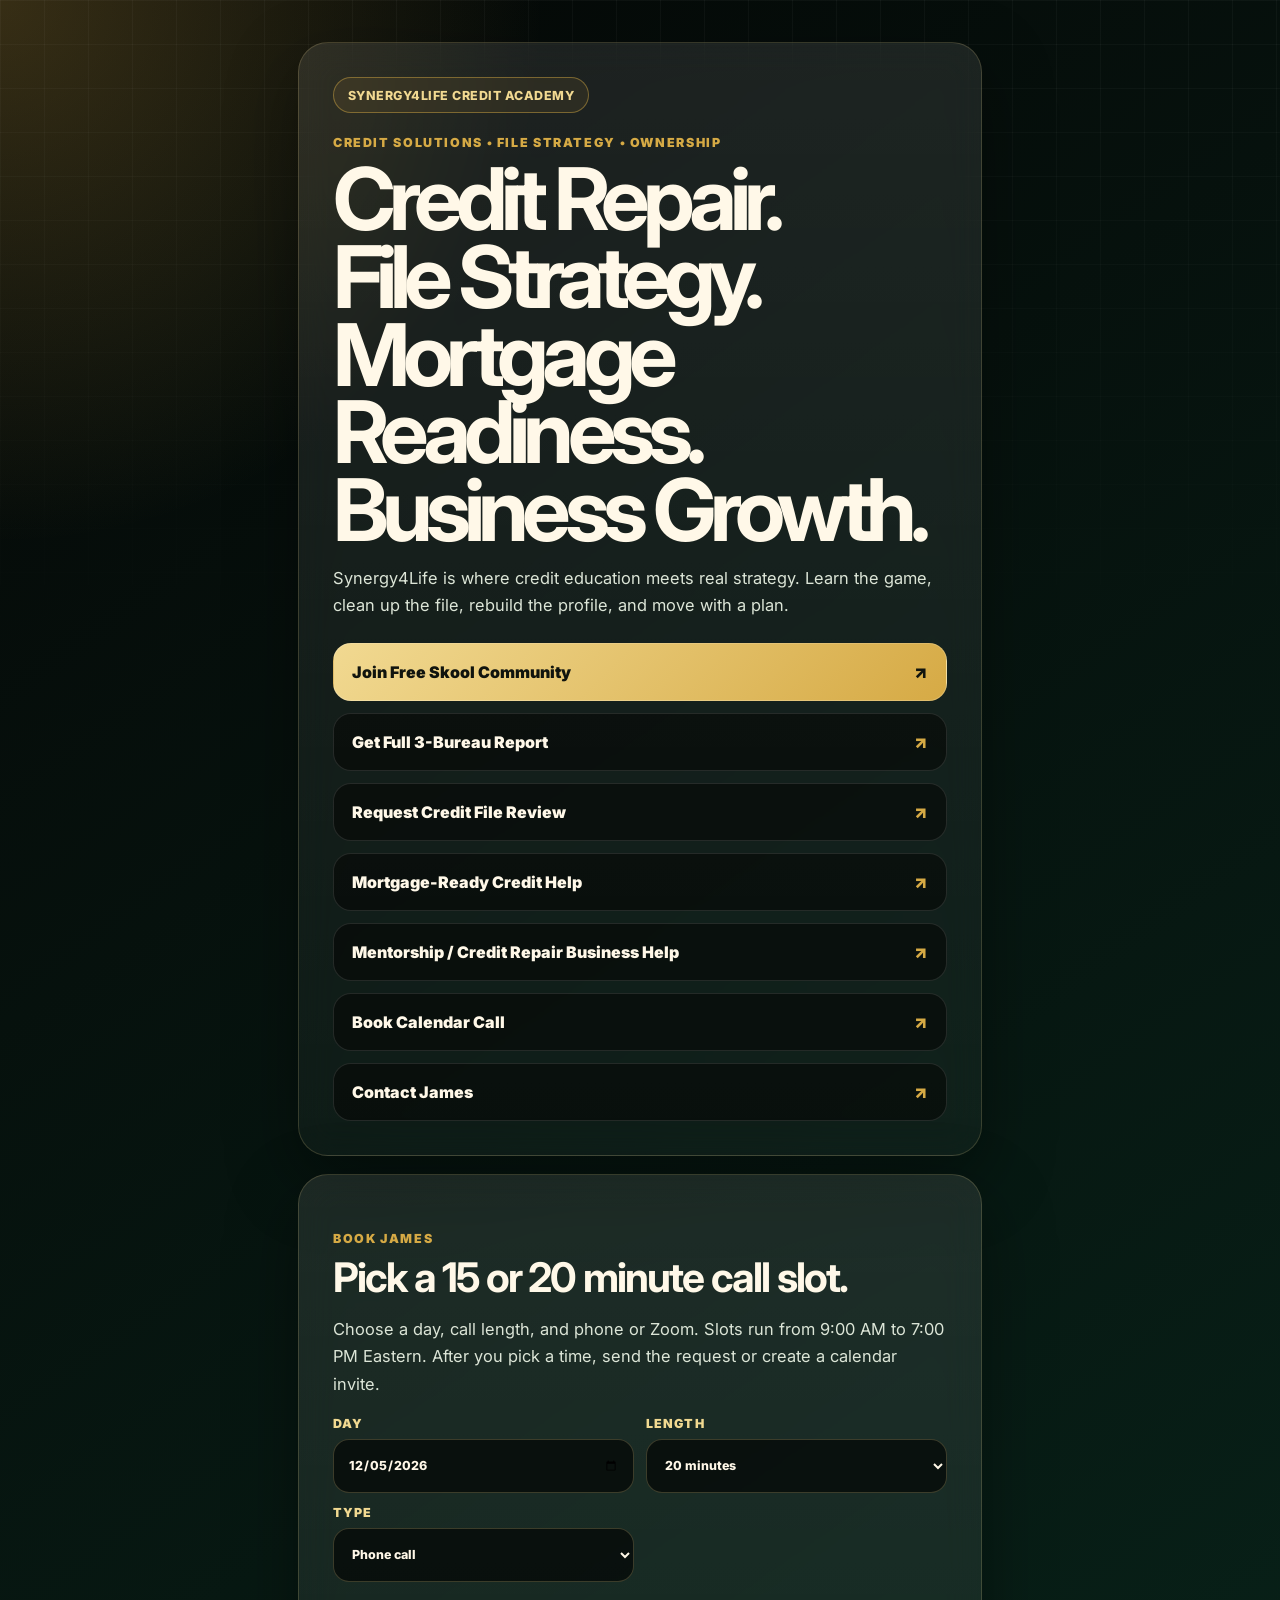
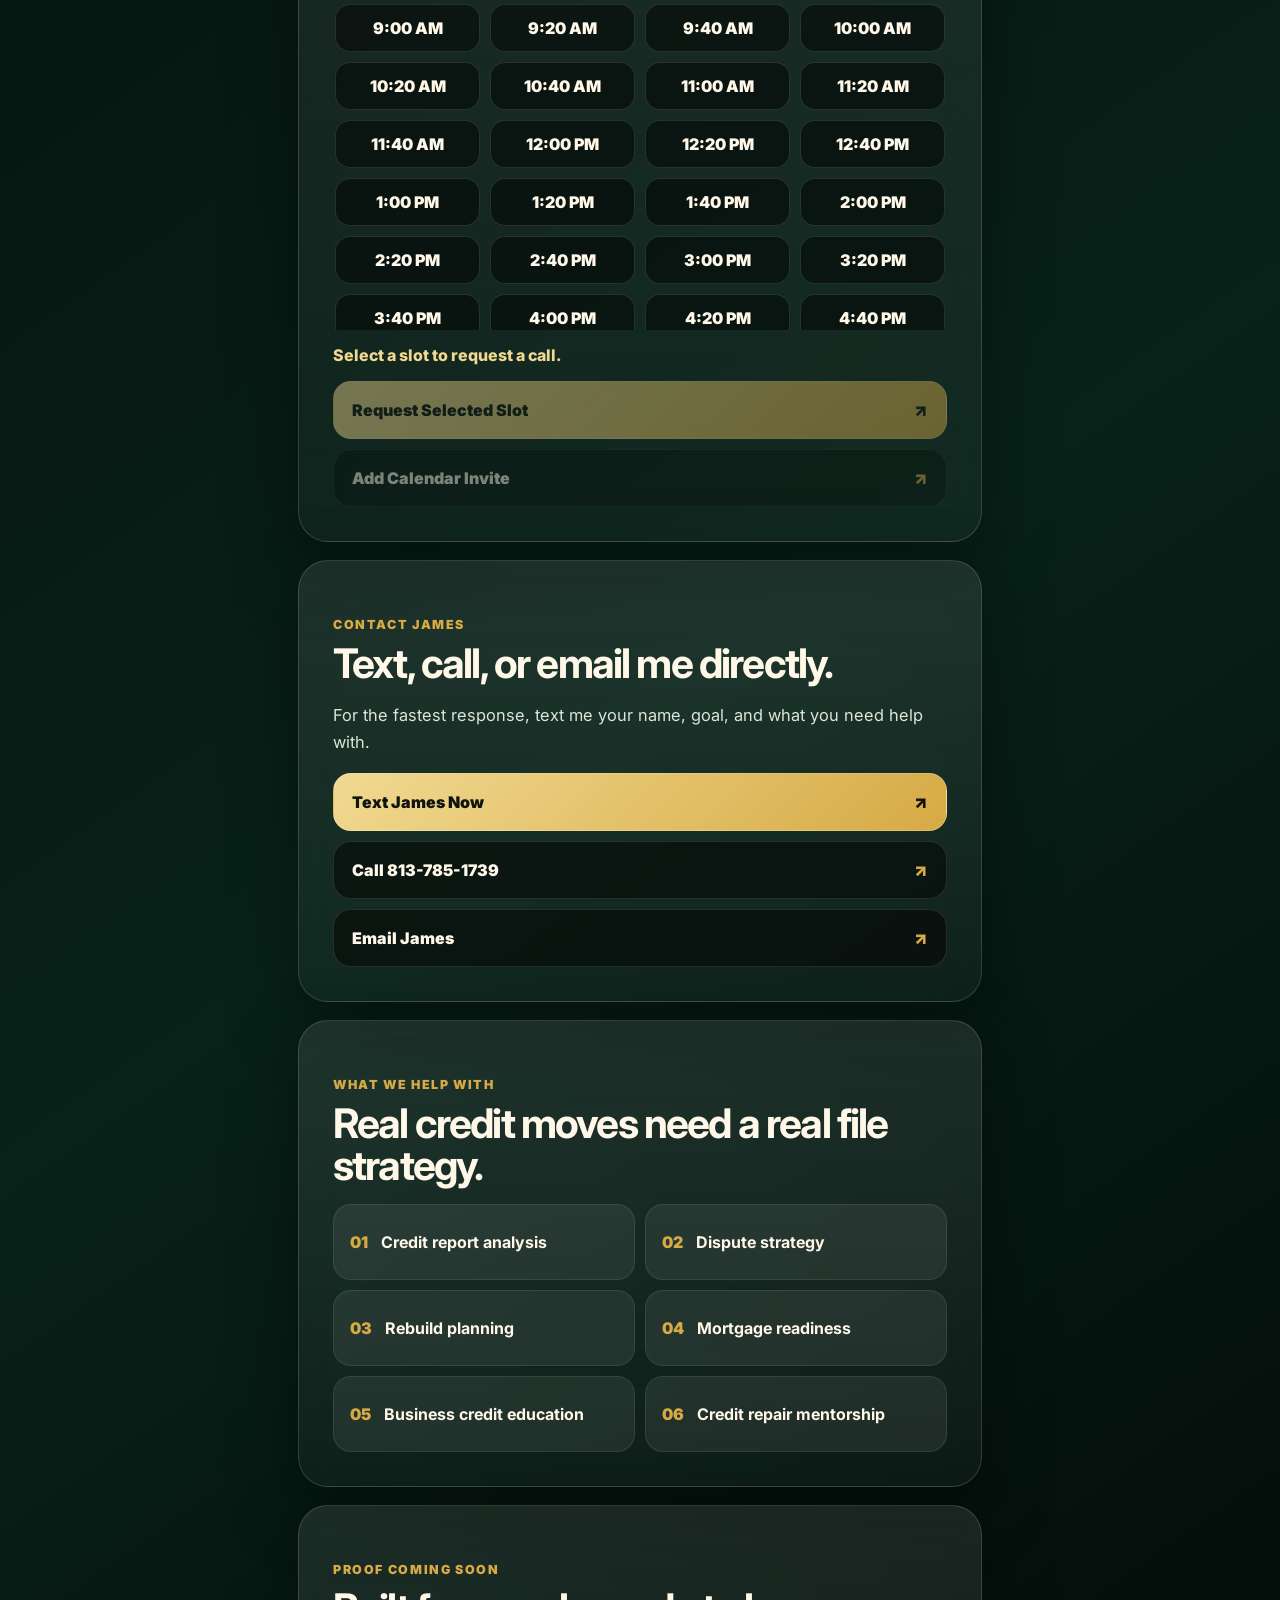
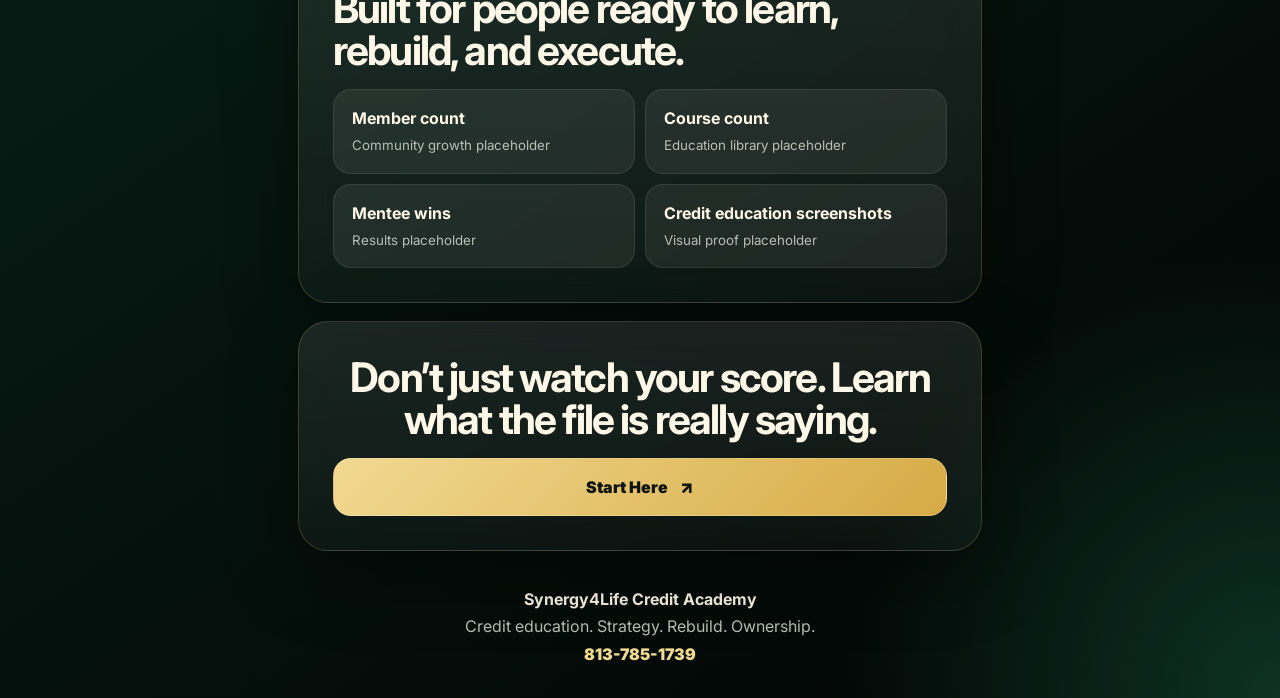
<file: index.html>
<!DOCTYPE html>
<html lang="en">
<head>
  <meta charset="UTF-8">
  <meta name="viewport" content="width=device-width, initial-scale=1.0">
  <meta name="description" content="Synergy4Life Link Hub for credit education, file strategy, mortgage readiness, and business growth resources.">
  <title>Synergy4Life Link Hub</title>
  <link rel="preconnect" href="https://fonts.googleapis.com">
  <link rel="preconnect" href="https://fonts.gstatic.com" crossorigin>
  <link href="https://fonts.googleapis.com/css2?family=Inter:wght@500;600;700;800;900&display=swap" rel="stylesheet">
  <link rel="stylesheet" href="style.css">
</head>
<body>
  <main class="page-shell">
    <section class="hero" aria-labelledby="hero-title">
      <div class="brand-pill">Synergy4Life Credit Academy</div>
      <p class="eyebrow">Credit Solutions • File Strategy • Ownership</p>
      <h1 id="hero-title">Credit Repair. File Strategy. Mortgage Readiness. Business Growth.</h1>
      <p class="subheadline">Synergy4Life is where credit education meets real strategy. Learn the game, clean up the file, rebuild the profile, and move with a plan.</p>

      <nav class="link-stack" aria-label="Synergy4Life quick links">
        <a class="hub-button primary" href="https://synergy4life247-glitch.github.io/synergy4life-skool-invite/">Join Free Skool Community</a>
        <a class="hub-button" href="https://www.identityiq.com/get-all-your-reports-now.aspx?offercode=431133QX" target="_blank" rel="noopener">Get Full 3-Bureau Report</a>
        <a class="hub-button" href="https://synergy4life247-glitch.github.io/synergy4life-credit-review/">Request Credit File Review</a>
        <a class="hub-button" href="https://synergy4life247-glitch.github.io/synergy4life-mortgage-ready/">Mortgage-Ready Credit Help</a>
        <a class="hub-button" href="https://synergy4life247-glitch.github.io/synergy4life-skool-invite/">Mentorship / Credit Repair Business Help</a>
        <a class="hub-button" href="#calendar">Book Calendar Call</a>
        <a class="hub-button" href="#contact">Contact James</a>
      </nav>
    </section>

    <section class="calendar-card" id="calendar" aria-labelledby="calendar-title">
      <p class="section-kicker">Book James</p>
      <h2 id="calendar-title">Pick a 15 or 20 minute call slot.</h2>
      <p class="calendar-copy">Choose a day, call length, and phone or Zoom. Slots run from 9:00 AM to 7:00 PM Eastern. After you pick a time, send the request or create a calendar invite.</p>

      <div class="calendar-controls">
        <label>
          Day
          <input id="booking-date" type="date" aria-label="Choose booking date">
        </label>
        <label>
          Length
          <select id="booking-duration" aria-label="Choose call length">
            <option value="15">15 minutes</option>
            <option value="20" selected>20 minutes</option>
          </select>
        </label>
        <label>
          Type
          <select id="booking-type" aria-label="Choose call type">
            <option value="Phone call">Phone call</option>
            <option value="Zoom call">Zoom call</option>
          </select>
        </label>
      </div>

      <div class="slot-grid" id="slot-grid" aria-label="Available call slots"></div>
      <p class="selected-slot" id="selected-slot">Select a slot to request a call.</p>

      <div class="booking-actions">
        <a class="hub-button primary disabled-link" id="request-slot" href="#" aria-disabled="true">Request Selected Slot</a>
        <a class="hub-button disabled-link" id="calendar-invite" href="#" target="_blank" rel="noopener" aria-disabled="true">Add Calendar Invite</a>
      </div>
    </section>

    <section class="calendar-card" id="contact" aria-labelledby="contact-title">
      <p class="section-kicker">Contact James</p>
      <h2 id="contact-title">Text, call, or email me directly.</h2>
      <p class="calendar-copy">For the fastest response, text me your name, goal, and what you need help with.</p>
      <div class="booking-actions">
        <a class="hub-button primary" href="sms:+18137851739?&body=Hey%20James%2C%20I%20need%20help%20with%20my%20credit.%0A%0AName%3A%0AGoal%3A%0ABest%20time%20to%20reach%20me%3A%0A">Text James Now</a>
        <a class="hub-button" href="tel:+18137851739">Call 813-785-1739</a>
        <a class="hub-button" href="mailto:synergy4life247@gmail.com?subject=Synergy4Life%20Help%20Request&body=Hey%20James%2C%20I%20need%20help.%0A%0AName%3A%0APhone%3A%0AGoal%3A%0AWhat%20I%20need%20help%20with%3A%0A">Email James</a>
      </div>
    </section>

    <section class="section-card" aria-labelledby="help-title">
      <p class="section-kicker">What We Help With</p>
      <h2 id="help-title">Real credit moves need a real file strategy.</h2>
      <div class="help-grid">
        <article class="help-card"><span>01</span><h3>Credit report analysis</h3></article>
        <article class="help-card"><span>02</span><h3>Dispute strategy</h3></article>
        <article class="help-card"><span>03</span><h3>Rebuild planning</h3></article>
        <article class="help-card"><span>04</span><h3>Mortgage readiness</h3></article>
        <article class="help-card"><span>05</span><h3>Business credit education</h3></article>
        <article class="help-card"><span>06</span><h3>Credit repair mentorship</h3></article>
      </div>
    </section>

    <section class="trust-panel" aria-labelledby="trust-title">
      <p class="section-kicker">Proof Coming Soon</p>
      <h2 id="trust-title">Built for people ready to learn, rebuild, and execute.</h2>
      <div class="trust-grid">
        <div><strong>Member count</strong><small>Community growth placeholder</small></div>
        <div><strong>Course count</strong><small>Education library placeholder</small></div>
        <div><strong>Mentee wins</strong><small>Results placeholder</small></div>
        <div><strong>Credit education screenshots</strong><small>Visual proof placeholder</small></div>
      </div>
    </section>

    <section class="final-cta" aria-labelledby="cta-title">
      <h2 id="cta-title">Don’t just watch your score. Learn what the file is really saying.</h2>
      <a class="hub-button primary" href="https://synergy4life247-glitch.github.io/synergy4life-skool-invite/">Start Here</a>
    </section>
  </main>

  <footer class="site-footer">
    <strong>Synergy4Life Credit Academy</strong>
    <span>Credit education. Strategy. Rebuild. Ownership.</span>
    <a href="tel:+18137851739">813-785-1739</a>
  </footer>

  <script src="script.js"></script>
</body>
</html>
</file>
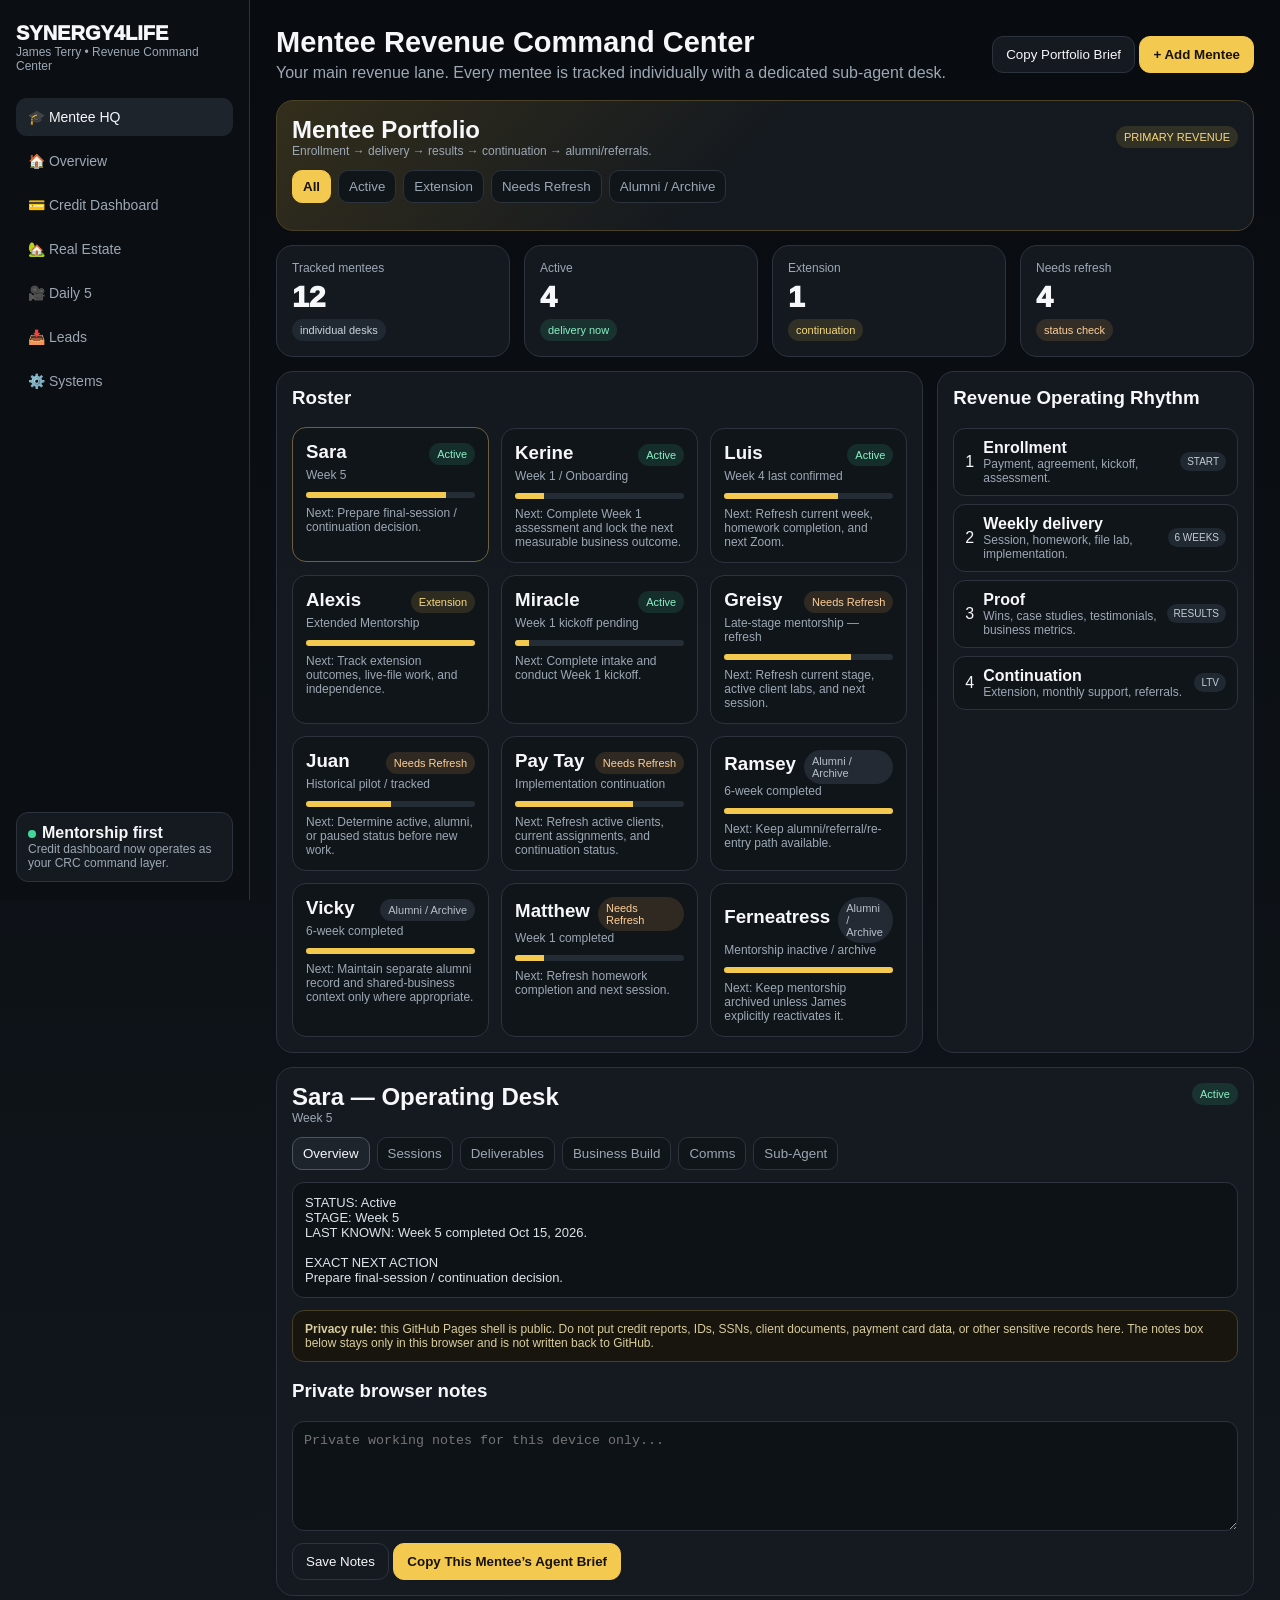
<file: dashboard/index.html>
<!doctype html><html lang="en"><head><meta charset="utf-8"><meta name="viewport" content="width=device-width,initial-scale=1"><title>Synergy4Life Command Center</title><style>
:root{--bg:#090c10;--p:#151a20;--p2:#1d242c;--t:#f6f7f9;--m:#9ca8b4;--a:#f4c94f;--g:#43d69b;--w:#ffb454;--r:#ff7373;--b:#65a8ff;--l:#2b333d}*{box-sizing:border-box}body{margin:0;background:linear-gradient(180deg,#080b0f,#11171d);color:var(--t);font-family:Inter,-apple-system,BlinkMacSystemFont,Segoe UI,Roboto,Arial,sans-serif}.app{min-height:100vh;display:grid;grid-template-columns:250px 1fr}.side{padding:22px 16px;border-right:1px solid var(--l);background:#0b0e12;position:sticky;top:0;height:100vh}.brand{font-size:20px;font-weight:950}.sub,.mini{color:var(--m);font-size:12px}.nav{margin-top:22px}.nav button{width:100%;padding:11px 12px;margin:3px 0;border:0;border-radius:11px;background:transparent;color:var(--m);text-align:left;font-size:14px;cursor:pointer}.nav button.on,.nav button:hover{background:var(--p2);color:var(--t)}.statusbox{position:absolute;left:16px;right:16px;bottom:18px;padding:11px;border:1px solid var(--l);background:var(--p);border-radius:12px}.dot{display:inline-block;width:8px;height:8px;border-radius:50%;background:var(--g);margin-right:6px}main{padding:26px}.section{display:none}.section.on{display:block}.top{display:flex;justify-content:space-between;gap:14px;align-items:center;margin-bottom:18px}.top h1{margin:0;font-size:29px}.top p{margin:5px 0 0;color:var(--m)}.btn{border:1px solid var(--l);background:var(--p);color:var(--t);padding:10px 13px;border-radius:11px;cursor:pointer}.btn:hover{border-color:#4b5663}.btn.primary{background:var(--a);border-color:var(--a);color:#17130a;font-weight:850}.btn.good{background:rgba(67,214,155,.12);color:#90f2c8;border-color:#275c48}.btn.small{padding:7px 9px;font-size:12px}.grid{display:grid;grid-template-columns:repeat(12,1fr);gap:14px}.card{background:rgba(21,26,32,.97);border:1px solid var(--l);border-radius:17px;padding:15px}.full{grid-column:span 12}.half{grid-column:span 6}.wide{grid-column:span 8}.narrow{grid-column:span 4}.kpi{grid-column:span 3}.num{font-size:30px;font-weight:950;margin:5px 0}.pill{display:inline-block;font-size:11px;background:#202832;padding:5px 8px;border-radius:999px;color:#cbd4dd}.pill.active{background:rgba(67,214,155,.13);color:#8af0c5}.pill.extension{background:rgba(244,201,79,.13);color:#f6d97f}.pill.refresh{background:rgba(255,180,84,.13);color:#ffd09a}.pill.alumni{background:#232a33;color:#b7c0ca}.pill.blue{background:rgba(101,168,255,.13);color:#a9ceff}.hero{background:linear-gradient(135deg,rgba(244,201,79,.18),rgba(21,26,32,.97) 48%);border-color:#4b4126}.filters,.tabs,.workflow{display:flex;gap:7px;flex-wrap:wrap;margin:12px 0}.filters button,.tabs button,.workflow button{border:1px solid var(--l);background:#10151a;color:var(--m);padding:8px 10px;border-radius:10px;cursor:pointer}.filters button.on{background:var(--a);color:#17130a;border-color:var(--a);font-weight:800}.tabs button.on,.workflow button.on{background:var(--p2);color:var(--t);border-color:#4b5663}.roster{display:grid;grid-template-columns:repeat(3,1fr);gap:12px}.mentee{border:1px solid var(--l);background:#10151a;border-radius:14px;padding:13px;cursor:pointer;transition:.15s}.mentee:hover,.mentee.selected{border-color:#6d6040;transform:translateY(-1px)}.mentee h3{margin:0 0 5px}.row{display:flex;justify-content:space-between;gap:8px;align-items:center}.meter{height:6px;background:#242c35;border-radius:999px;overflow:hidden;margin-top:10px}.meter span{display:block;height:100%;background:var(--a)}.detailHead{display:flex;justify-content:space-between;gap:12px;align-items:flex-start}.detailHead h2{margin:0}.box{white-space:pre-wrap;background:#0d1217;border:1px solid var(--l);border-radius:12px;padding:12px;color:#dce3e9;font-size:13px;min-height:92px}.list{display:flex;flex-direction:column;gap:8px}.item{display:grid;grid-template-columns:auto 1fr auto;gap:9px;align-items:center;border:1px solid var(--l);background:#10151a;padding:10px 11px;border-radius:12px}.tag{font-size:10px;padding:4px 7px;border-radius:999px;background:#202832;color:#c4ccd5}.privacy{border:1px solid #473f27;background:#17150e;padding:11px 12px;border-radius:12px;color:#dacd9c;font-size:12px}.note{width:100%;min-height:110px;background:#0d1217;color:var(--t);border:1px solid var(--l);border-radius:12px;padding:11px;resize:vertical}.table{width:100%;border-collapse:collapse;font-size:13px}.table th,.table td{padding:10px;border-bottom:1px solid var(--l);text-align:left;vertical-align:top}.table th{color:var(--m)}.quick{display:grid;grid-template-columns:repeat(3,1fr);gap:8px}.quick button{border:1px solid var(--l);background:#10151a;color:var(--t);padding:12px;border-radius:11px;text-align:left;cursor:pointer}.toast{position:fixed;right:18px;bottom:18px;background:#1c232b;border:1px solid var(--l);padding:10px 12px;border-radius:10px;display:none;z-index:30}.modal{position:fixed;inset:0;background:rgba(0,0,0,.72);display:none;align-items:center;justify-content:center;padding:20px;z-index:20}.modal .card{width:min(560px,100%)}.field{display:flex;flex-direction:column;gap:5px;margin:10px 0}.field input,.field select,.field textarea{background:#0d1217;color:var(--t);border:1px solid var(--l);padding:10px;border-radius:10px}.crcTop{border:1px solid #304456;background:linear-gradient(135deg,rgba(101,168,255,.12),rgba(21,26,32,.97));border-radius:17px;padding:15px}.clientbar{display:grid;grid-template-columns:1.5fr auto auto;gap:10px;align-items:center}.clientbar select{width:100%;background:#0d1217;color:var(--t);border:1px solid var(--l);border-radius:11px;padding:11px}.crcNav{display:flex;gap:6px;flex-wrap:wrap;margin-top:12px;padding-top:12px;border-top:1px solid var(--l)}.crcNav button{border:1px solid var(--l);background:#10151a;color:#c6d0da;padding:8px 10px;border-radius:9px;cursor:pointer;font-size:12px}.crcNav button:hover{border-color:#52708c}.scoreGrid{display:grid;grid-template-columns:repeat(3,1fr);gap:10px}.score{padding:14px;border-radius:13px;border:1px solid var(--l);background:#10151a}.score .value{font-size:32px;font-weight:950;margin:6px 0}.bureau{font-weight:800;font-size:13px}.score.eq .bureau{color:#e37d91}.score.ex .bureau{color:#bca7ee}.score.tu .bureau{color:#72c6d9}.taskrow,.docrow,.letterrow,.progressrow{display:grid;grid-template-columns:auto 1fr auto;gap:10px;align-items:center;padding:9px 0;border-bottom:1px solid var(--l)}.taskrow:last-child,.docrow:last-child,.letterrow:last-child,.progressrow:last-child{border-bottom:0}.check{width:18px;height:18px;border:1px solid #4c5864;border-radius:5px;cursor:pointer;display:grid;place-items:center}.check.done{background:var(--g);border-color:var(--g);color:#07120d}.donut{width:128px;height:128px;border-radius:50%;background:conic-gradient(var(--g) 0 70%,var(--b) 70% 82%,var(--a) 82% 92%,#39434e 92% 100%);position:relative;margin:auto}.donut:after{content:'';position:absolute;inset:25px;background:var(--p);border-radius:50%}.statusgrid{display:grid;grid-template-columns:1.2fr .8fr;gap:14px}.stepper{display:grid;grid-template-columns:repeat(7,1fr);gap:8px}.step{border:1px solid var(--l);background:#10151a;border-radius:11px;padding:10px;text-align:center;font-size:11px;color:var(--m);cursor:pointer}.step.done{border-color:#275c48;background:rgba(67,214,155,.10);color:#98efcb}.crcPane{display:none}.crcPane.on{display:block}.actiongrid{display:grid;grid-template-columns:repeat(5,1fr);gap:8px}.actiongrid button{min-height:76px;border:1px solid var(--l);background:#10151a;color:var(--t);border-radius:12px;padding:10px;text-align:left;cursor:pointer}.actiongrid button b{display:block;margin-bottom:4px}.actiongrid button span{font-size:11px;color:var(--m)}.split{display:grid;grid-template-columns:1fr 1fr;gap:12px}.empty{padding:20px;text-align:center;color:var(--m);border:1px dashed #3b4652;border-radius:12px}.activity{font-size:12px;color:#cbd4dd;padding:9px 0;border-bottom:1px solid var(--l)}.warning{color:#ffd09a}.linkbtn{color:#a9ceff;text-decoration:none}.linkbtn:hover{text-decoration:underline}@media(max-width:1100px){.actiongrid{grid-template-columns:repeat(3,1fr)}.stepper{grid-template-columns:repeat(4,1fr)}}@media(max-width:980px){.app{grid-template-columns:1fr}.side{position:relative;height:auto;border-right:0;border-bottom:1px solid var(--l)}.statusbox{position:static;margin-top:12px}.nav{display:grid;grid-template-columns:repeat(3,1fr)}main{padding:16px}.kpi,.half,.wide,.narrow{grid-column:span 12}.roster{grid-template-columns:1fr 1fr}.quick{grid-template-columns:1fr}.statusgrid,.split{grid-template-columns:1fr}.clientbar{grid-template-columns:1fr}.scoreGrid{grid-template-columns:1fr 1fr 1fr}}@media(max-width:620px){.roster{grid-template-columns:1fr}.nav{grid-template-columns:repeat(2,1fr)}.top{align-items:flex-start;flex-direction:column}.scoreGrid{grid-template-columns:1fr}.actiongrid{grid-template-columns:1fr 1fr}.stepper{grid-template-columns:1fr 1fr}}
</style></head><body><div class="app"><aside class="side"><div class="brand">SYNERGY4LIFE</div><div class="sub">James Terry • Revenue Command Center</div><div class="nav"><button class="on" data-s="mentees">🎓 Mentee HQ</button><button data-s="overview">🏠 Overview</button><button data-s="credit">💳 Credit Dashboard</button><button data-s="realestate">🏡 Real Estate</button><button data-s="daily5">🎥 Daily 5</button><button data-s="leads">📥 Leads</button><button data-s="systems">⚙️ Systems</button></div><div class="statusbox"><span class="dot"></span><b>Mentorship first</b><div class="mini">Credit dashboard now operates as your CRC command layer.</div></div></aside><main>
<section id="mentees" class="section on"><div class="top"><div><h1>Mentee Revenue Command Center</h1><p>Your main revenue lane. Every mentee is tracked individually with a dedicated sub-agent desk.</p></div><div><button class="btn" onclick="copyPortfolioBrief()">Copy Portfolio Brief</button> <button class="btn primary" onclick="openAdd()">+ Add Mentee</button></div></div><div class="grid"><div class="card full hero"><div class="row"><div><h2 style="margin:0">Mentee Portfolio</h2><div class="mini">Enrollment → delivery → results → continuation → alumni/referrals.</div></div><span class="pill extension">PRIMARY REVENUE</span></div><div class="filters" id="filters"><button class="on" data-f="all">All</button><button data-f="active">Active</button><button data-f="extension">Extension</button><button data-f="refresh">Needs Refresh</button><button data-f="alumni">Alumni / Archive</button></div></div><div class="card kpi"><div class="mini">Tracked mentees</div><div class="num" id="kTracked">0</div><span class="pill">individual desks</span></div><div class="card kpi"><div class="mini">Active</div><div class="num" id="kActive">0</div><span class="pill active">delivery now</span></div><div class="card kpi"><div class="mini">Extension</div><div class="num" id="kExtension">0</div><span class="pill extension">continuation</span></div><div class="card kpi"><div class="mini">Needs refresh</div><div class="num" id="kRefresh">0</div><span class="pill refresh">status check</span></div><div class="card wide"><h3 style="margin-top:0">Roster</h3><div id="roster" class="roster"></div></div><div class="card narrow"><h3 style="margin-top:0">Revenue Operating Rhythm</h3><div class="list"><div class="item"><span>1</span><div><b>Enrollment</b><div class="mini">Payment, agreement, kickoff, assessment.</div></div><span class="tag">START</span></div><div class="item"><span>2</span><div><b>Weekly delivery</b><div class="mini">Session, homework, file lab, implementation.</div></div><span class="tag">6 WEEKS</span></div><div class="item"><span>3</span><div><b>Proof</b><div class="mini">Wins, case studies, testimonials, business metrics.</div></div><span class="tag">RESULTS</span></div><div class="item"><span>4</span><div><b>Continuation</b><div class="mini">Extension, monthly support, referrals.</div></div><span class="tag">LTV</span></div></div></div><div class="card full" id="detailCard"><div class="detailHead"><div><h2 id="dName">Select a mentee</h2><div class="mini" id="dSubtitle">Open a mentee card to view that person's operating desk.</div></div><div><span id="dStatus" class="pill">—</span></div></div><div class="tabs" id="tabs"><button class="on" data-tab="overview">Overview</button><button data-tab="sessions">Sessions</button><button data-tab="deliverables">Deliverables</button><button data-tab="business">Business Build</button><button data-tab="comms">Comms</button><button data-tab="agent">Sub-Agent</button></div><div id="detailBody" class="box">No mentee selected.</div><div style="margin-top:12px" class="privacy"><b>Privacy rule:</b> this GitHub Pages shell is public. Do not put credit reports, IDs, SSNs, client documents, payment card data, or other sensitive records here. The notes box below stays only in this browser and is not written back to GitHub.</div><h3>Private browser notes</h3><textarea id="privateNotes" class="note" placeholder="Private working notes for this device only..."></textarea><div style="margin-top:8px"><button class="btn" onclick="saveNotes()">Save Notes</button> <button class="btn primary" onclick="copyAgentBrief()">Copy This Mentee’s Agent Brief</button></div></div></div></section>
<section id="overview" class="section"><div class="top"><div><h1>Business Overview</h1><p>Mentorship first, then Credit Solutions, Real Estate, and content.</p></div><button class="btn primary" onclick="go('mentees')">Open Mentee HQ</button></div><div class="grid"><div class="card kpi"><div class="mini">#1 lane</div><div class="num">🎓</div><span class="pill extension">Credit Academy</span></div><div class="card kpi"><div class="mini">Client services</div><div class="num">💳</div><span class="pill blue">Credit Solutions</span></div><div class="card kpi"><div class="mini">Deal lane</div><div class="num">🏡</div><span class="pill">Real Estate</span></div><div class="card kpi"><div class="mini">Audience engine</div><div class="num">🎥</div><span class="pill">Daily 5</span></div><div class="card full"><h3>Owner Filter</h3><div class="box">1. What needs James’s decision now
2. What can a sub-agent prepare
3. What is waiting on the mentee/client
4. What revenue is stalled
5. Exact next action + owner + deadline</div></div></div></section>
<section id="credit" class="section"><div class="top"><div><h1>Credit Operations Dashboard</h1><p>CRC-style operating desk: audit, disputes, letters, tasks, documents, notes, invoices, and activity.</p></div><div><button class="btn" onclick="copyCreditDailyBrief()">Daily Credit Brief</button> <button class="btn primary" onclick="openCRC()">Open Credit Repair Cloud ↗</button></div></div><div class="crcTop"><div class="clientbar"><div><label class="mini">CLIENT WORKSPACE</label><select id="creditClientSelect" onchange="selectCreditClient(this.value)"><option value="">Select a local client workspace</option></select></div><button class="btn" onclick="openCreditClientModal()">+ Add Client</button><button class="btn good" onclick="copyCurrentClientAgent()">Copy Client Agent Brief</button></div><div class="crcNav"><button onclick="crcView('dashboard')">Dashboard</button><button onclick="crcView('audit')">① Import / Audit</button><button onclick="crcView('pending')">② Tag Pending Report</button><button onclick="crcView('generate')">③ Generate Letters</button><button onclick="crcView('send')">④ Send Letters</button><button onclick="crcView('letters')">Letters & Status</button><button onclick="crcView('items')">Dispute Items</button><button onclick="crcView('educate')">Educate</button><button onclick="crcView('messages')">Messages</button><button onclick="crcView('invoices')">Invoices</button><button onclick="crcView('activity')">Activity</button></div></div><div class="privacy" style="margin:12px 0"><b>Operating rule:</b> CRC remains the system of record for reports, correspondence and documents. This dashboard is your command layer. Local client metadata stays only in this browser. Never store SSNs, ID images, full credit reports, card data, or other sensitive documents here.</div>
<div id="crc-dashboard" class="crcPane on"><div class="grid"><div class="card full"><div class="row"><div><h2 id="creditClientName" style="margin:0">No client selected</h2><div id="creditClientMeta" class="mini">Add a local client workspace to begin.</div></div><div><button class="btn small" onclick="editCreditStage()">Edit Stage</button> <button class="btn small" onclick="openCRC()">Open CRC</button></div></div><div class="workflow"><button onclick="copyCRCAction('import')">Import/Audit</button><button onclick="copyCRCAction('wizard')">Run Dispute Wizard</button><button onclick="copyCRCAction('message')">Secure Message</button><button onclick="copyCRCAction('compare')">Compare Reports</button><button onclick="copyCRCAction('cloudmail')">Cloud Mail Prep</button><button onclick="copyCRCAction('correspondence')">File Correspondence</button></div></div><div class="card half"><div class="row"><h3 style="margin:0">Credit Scores</h3><button class="btn small" onclick="editScores()">Edit</button></div><div class="scoreGrid" style="margin-top:12px"><div class="score eq"><div class="bureau">EQUIFAX</div><div id="scoreEq" class="value">—</div><div class="mini">Current score</div></div><div class="score ex"><div class="bureau">EXPERIAN</div><div id="scoreEx" class="value">—</div><div class="mini">Current score</div></div><div class="score tu"><div class="bureau">TRANSUNION</div><div id="scoreTu" class="value">—</div><div class="mini">Current score</div></div></div><div class="mini" style="margin-top:10px">Keep official score history in CRC / monitoring source. Use this only as a quick operating snapshot.</div></div><div class="card half"><div class="row"><h3 style="margin:0">Tasks</h3><button class="btn small" onclick="addCreditTask()">+ New Task</button></div><div id="creditTasks" style="margin-top:8px"></div></div><div class="card half"><h3 style="margin-top:0">Dispute Status</h3><div class="statusgrid"><div><table class="table"><tr><th>Status</th><th>EQ</th><th>EX</th><th>TU</th></tr><tbody id="disputeStatusRows"></tbody></table></div><div><div class="donut"></div><div class="mini" style="text-align:center;margin-top:8px">Visual status snapshot</div><button class="btn small" style="display:block;margin:10px auto 0" onclick="editDisputeCounts()">Edit Counts</button></div></div></div><div class="card half"><div class="row"><h3 style="margin:0">Notes</h3><button class="btn small" onclick="saveCreditNote()">Save Note</button></div><textarea id="creditNotes" class="note" placeholder="Operational note only. All actual correspondence should be saved/uploaded to CRC notes."></textarea><div class="mini">Admin rule: correspondence received or sent must be reflected in CRC notes.</div></div><div class="card full"><h3 style="margin-top:0">Client Progress</h3><div id="creditProgress" class="stepper"></div></div><div class="card half"><div class="row"><h3 style="margin:0">Document Checklist</h3><button class="btn small" onclick="copyCRCAction('documents')">Document Follow-up</button></div><div id="creditDocs"></div></div><div class="card half"><div class="row"><h3 style="margin:0">Letter Queue</h3><button class="btn small" onclick="addLetter()">+ Add Exact Letter</button></div><div id="creditLetters"></div><div class="mini">Use exact letter names—never generic “Round 2” or “Round 3.”</div></div><div class="card half"><div class="row"><h3 style="margin:0">Invoices / Payments</h3><button class="btn small" onclick="addInvoice()">+ Track Invoice</button></div><div id="creditInvoices"></div></div><div class="card half"><div class="row"><h3 style="margin:0">Recent Activity</h3><button class="btn small" onclick="logActivity('Manual activity entry')">+ Log</button></div><div id="creditActivity"></div></div></div></div>
<div id="crc-audit" class="crcPane"><div class="grid"><div class="card wide"><h2>① Import / Audit</h2><div class="box">Audit order:
1. Refresh / import the newest report in CRC.
2. Compare first report vs newest report.
3. Identify deletions, new derogatories, score changes and reinsertions.
4. Find factual discrepancies by bureau and furnisher.
5. Identify possible procedural / reporting violations.
6. Choose the exact dispute angle and exact CRC reason/instruction.
7. Attach supporting report pages/screenshots/evidence.
8. Save the exact next letter/task and due date.</div><div style="margin-top:10px"><button class="btn primary" onclick="copyCRCAction('audit')">Copy Full Audit Command</button> <button class="btn" onclick="openCRC()">Open CRC Import/Audit</button></div></div><div class="card narrow"><h3>Audit Guardrails</h3><div class="list"><div class="item"><span>✓</span><div><b>Newest report first</b><div class="mini">Never plan from stale data.</div></div></div><div class="item"><span>✓</span><div><b>Evidence attached</b><div class="mini">Report page / correspondence.</div></div></div><div class="item"><span>✓</span><div><b>Exact target</b><div class="mini">Account + bureau + discrepancy.</div></div></div></div></div></div></div>
<div id="crc-pending" class="crcPane"><div class="grid"><div class="card full"><h2>② Tag Pending Report</h2><div class="actiongrid"><button onclick="copyCRCAction('pending30')"><b>30-Day Check</b><span>Tag report pending and set exact recheck date.</span></button><button onclick="copyCRCAction('refresh')"><b>Refresh Report</b><span>Get the newest bureau results before next strategy.</span></button><button onclick="copyCRCAction('compare')"><b>Compare Results</b><span>First report vs latest imported report.</span></button><button onclick="copyCRCAction('notify')"><b>Client Update</b><span>Prepare a concise progress update.</span></button><button onclick="copyCRCAction('task')"><b>Schedule Exact Task</b><span>Name the actual next letter/action.</span></button></div></div></div></div>
<div id="crc-generate" class="crcPane"><div class="grid"><div class="card wide"><h2>③ Generate Letters</h2><div class="box">Before generating:
• Confirm newest report.
• Select manageable targets.
• Match each target to the factual discrepancy / legal angle.
• Use exact CRC reason + instruction.
• Attach only relevant evidence.
• Name every letter exactly for the calendar and notes.
• Prepare direct furnisher / collector / goodwill / PFD / MOV escalation when appropriate.</div><div style="margin-top:10px"><button class="btn primary" onclick="copyCRCAction('generate')">Copy Letter-Build Command</button></div></div><div class="card narrow"><h3>Fast Letter Actions</h3><div class="quick"><button onclick="copyCRCAction('bureau')">Bureau dispute</button><button onclick="copyCRCAction('mov')">MOV / §611(a)(7)</button><button onclick="copyCRCAction('direct')">Direct furnisher</button><button onclick="copyCRCAction('pfd')">Pay-for-delete</button><button onclick="copyCRCAction('goodwill')">Goodwill</button><button onclick="copyCRCAction('reinvest')">Reinvestigation</button></div></div></div></div>
<div id="crc-send" class="crcPane"><div class="grid"><div class="card full"><h2>④ Send Letters</h2><div class="actiongrid"><button onclick="copyCRCAction('cloudmail')"><b>Cloud Mail</b><span>Verify addresses, attachments and exact letters.</span></button><button onclick="copyCRCAction('postal')"><b>Postalocity / LetterStream</b><span>Prepare mailing handoff and log date.</span></button><button onclick="copyCRCAction('directsend')"><b>Direct Creditor / Collector</b><span>Confirm correct recipient before mail.</span></button><button onclick="copyCRCAction('cfpb')"><b>CFPB Escalation</b><span>Use only when facts support escalation.</span></button><button onclick="copyCRCAction('logsend')"><b>Log Send Date</b><span>Update CRC note/task with exact letter and date.</span></button></div></div></div></div>
<div id="crc-letters" class="crcPane"><div class="card"><div class="row"><h2>Letters & Status</h2><button class="btn" onclick="addLetter()">+ Add Exact Letter</button></div><div id="creditLettersFull"></div></div></div>
<div id="crc-items" class="crcPane"><div class="grid"><div class="card wide"><h2>Dispute Items</h2><div class="box">Track every disputed account by:
• bureau
• furnisher / collector
• account type
• factual discrepancy
• current status
• date sent
• response received
• evidence
• next escalation
• settlement / PFD opportunity
• mortgage priority</div></div><div class="card narrow"><h3>Agent Command</h3><button class="btn primary" onclick="copyCRCAction('items')">Audit Current Dispute Items</button></div></div></div>
<div id="crc-educate" class="crcPane"><div class="grid"><div class="card full"><h2>Client Education</h2><div class="actiongrid"><button onclick="copyCRCAction('utilization')"><b>Utilization</b><span>Explain balances vs limits.</span></button><button onclick="copyCRCAction('lates')"><b>Late Payments</b><span>Explain current vs historical lates.</span></button><button onclick="copyCRCAction('mortgage')"><b>Mortgage Readiness</b><span>Prioritize lender-sensitive issues.</span></button><button onclick="copyCRCAction('collections')"><b>Collections</b><span>Settlement / PFD / dispute distinctions.</span></button><button onclick="copyCRCAction('monitoring')"><b>Monitoring</b><span>Explain report refresh and result timing.</span></button></div></div></div></div>
<div id="crc-messages" class="crcPane"><div class="grid"><div class="card wide"><h2>Messages</h2><div class="box">Prepare client communications for:
• round started
• letters mailed
• results received
• payment / renewal due
• missing documents
• PFD / settlement response
• score change
• mortgage-readiness next step
• final push / next strategy</div><div style="margin-top:10px"><button class="btn primary" onclick="copyCRCAction('message')">Draft Current Client Update</button></div></div><div class="card narrow"><h3>Communication Rule</h3><div class="mini">Draft first. Send only after James approves unless a specific workflow has already been authorized.</div></div></div></div>
<div id="crc-invoices" class="crcPane"><div class="grid"><div class="card wide"><h2>Invoices & Continuations</h2><div id="creditInvoicesFull"></div></div><div class="card narrow"><h3>Revenue Follow-up</h3><button class="btn primary" onclick="copyCRCAction('payment')">Prepare Payment Follow-up</button><div class="mini" style="margin-top:8px">Track amount due, promised date, service stage, next follow-up, and whether work is blocked.</div></div></div></div>
<div id="crc-activity" class="crcPane"><div class="card"><div class="row"><h2>Client Activity</h2><button class="btn" onclick="logActivity('Manual activity entry')">+ Log Activity</button></div><div id="creditActivityFull"></div></div></div>
</section>
<section id="realestate" class="section"><div class="top"><div><h1>Real Estate</h1><p>Mortgage-ready clients, Tampa Bay opportunities, buyers, sellers, probate.</p></div></div><div class="grid"><div class="card wide"><div class="box">Sales + inventory
Mortgage applications + rates
Builder incentives
Price reductions / buyer leverage
Credit-to-mortgage-ready opportunities
One direct outreach angle</div></div><div class="card narrow"><div class="quick"><button onclick="copyText('Prepare a Tampa Bay buyer consultation brief with financing readiness, credit risks, target areas, current leverage, and exact next steps.')">Buyer prep</button><button onclick="copyText('Prepare a listing strategy brief with pricing risk, competition, inventory, concessions, prep priorities, and seller talking points.')">Listing prep</button><button onclick="copyText('Prepare a probate real-estate handoff with confirmed facts, deadlines, title/probate status, unresolved risks, owners, and exact next steps.')">Probate</button></div></div></div></section>
<section id="daily5" class="section"><div class="top"><div><h1>The Daily 5</h1><p>Credit • Money • Housing • Business • James’s Take</p></div></div><div class="card"><div class="box">Research current stories → 60–90 second script → current-source b-roll map → Skool + email + social distribution.</div></div></section>
<section id="leads" class="section"><div class="top"><div><h1>Leads & Follow-up</h1><p>Prioritize mentorship leads first.</p></div></div><div class="card"><table class="table"><tr><th>Lane</th><th>Next action</th></tr><tr><td>Mentorship</td><td>Discovery → offer → payment → onboarding → Week 1</td></tr><tr><td>Credit</td><td>Consultation → report → enrollment</td></tr><tr><td>Real Estate</td><td>Call → financing/market plan → appointment</td></tr><tr><td>Partners</td><td>Referral value → follow-up date</td></tr></table></div></section>
<section id="systems" class="section"><div class="top"><div><h1>Agent System</h1><p>One command center. Separate mentee and client contexts. No cross-contamination.</p></div></div><div class="grid"><div class="card half"><h3>Mentee Portfolio Agent</h3><div class="mini">Roster, delivery, continuation, owner decisions, next actions.</div></div><div class="card half"><h3>Credit Operations Agent</h3><div class="mini">CRC audit, report compare, exact letters, evidence, tasks, notes, send tracking, payments and escalations.</div></div><div class="card half"><h3>Specialists</h3><div class="mini">Credit-file strategy, research, content or systems can be consulted without absorbing another person's private context.</div></div><div class="card half"><h3>Rule</h3><div class="mini">One client = one case context. One mentee = one development context. Never mix private histories.</div></div></div></section>
</main></div>
<div class="modal" id="addModal"><div class="card"><div class="row"><h2 style="margin:0">Add mentee</h2><button class="btn small" onclick="closeAdd()">Close</button></div><div class="field"><label>Name</label><input id="newName" placeholder="Mentee name"></div><div class="field"><label>Status</label><select id="newStatus"><option value="active">Active</option><option value="extension">Extension</option><option value="refresh">Needs Refresh</option><option value="alumni">Alumni / Archive</option></select></div><div class="field"><label>Stage</label><input id="newStage" placeholder="Example: Week 2"></div><button class="btn primary" onclick="addMentee()">Add to this browser</button><div class="mini" style="margin-top:8px">Browser-added mentees are stored locally on this device only.</div></div></div>
<div class="modal" id="creditClientModal"><div class="card"><div class="row"><h2 style="margin:0">Add local credit client workspace</h2><button class="btn small" onclick="closeCreditClientModal()">Close</button></div><div class="field"><label>Display name</label><input id="ccName" placeholder="Client name or initials"></div><div class="field"><label>Stage</label><input id="ccStage" placeholder="Example: Round 2 / Mortgage Priority"></div><div class="privacy">Store only operating metadata here. Do not enter SSNs, report numbers, ID details, full account numbers, or document contents.</div><button class="btn primary" style="margin-top:10px" onclick="addCreditClient()">Create local workspace</button></div></div><div id="toast" class="toast">Copied</div><script>
const baseMentees=[{id:'sara',name:'Sara',status:'active',stage:'Week 5',progress:83,last:'Week 5 completed Oct 15, 2026.',next:'Prepare final-session / continuation decision.',deliver:'Client-file reasoning; business enrollment operations.',business:'Client acquisition, enrollment workflow, implementation consistency.',comms:'Confirm next session and post-Week-5 priorities.',agent:'Active sub-agent desk: session prep, homework, business build, client-file reasoning, continuation.'},{id:'kerine',name:'Kerine',status:'active',stage:'Week 1 / Onboarding',progress:17,last:'Paid and onboarded; Week 1 business/lead-capture work is the current lane.',next:'Complete Week 1 assessment and lock the next measurable business outcome.',deliver:'Lead-capture path; client-delivery workflow; onboarding inputs.',business:'Repair lead capture → follow-up → enrollment; stabilize client delivery.',comms:'Keep scheduling and onboarding gaps visible.',agent:'Active sub-agent desk: onboarding, funnel repair, weekly implementation, client-delivery workflow.'},{id:'luis',name:'Luis',status:'active',stage:'Week 4 last confirmed',progress:67,last:'Week 4 was the latest confirmed mentorship stage.',next:'Refresh current week, homework completion, and next Zoom.',deliver:'Round-review audit, report comparison, Round 2 reasoning.',business:'Implementation and file-review discipline.',comms:'Confirm current session clock and open assignments.',agent:'Active sub-agent desk: file reasoning, homework grading, weekly business review.'},{id:'alexis',name:'Alexis',status:'extension',stage:'Extended Mentorship',progress:100,last:'Core program completed with extended mentorship continuing.',next:'Track extension outcomes, live-file work, and independence.',deliver:'Live-file revisions, advanced reasoning, business execution.',business:'Move from assisted execution to independent case handling and scale.',comms:'Surface only items needing James’s decision.',agent:'Designated bot already exists; extension continuity and advanced implementation.'},{id:'miracle',name:'Miracle',status:'active',stage:'Week 1 kickoff pending',progress:8,last:'Enrolled; intake and Week 1 kickoff remain the key start items.',next:'Complete intake and conduct Week 1 kickoff.',deliver:'Assessment, goals, baseline systems review.',business:'Establish operating foundation before scaling.',comms:'Confirm kickoff timing and outstanding intake.',agent:'Active sub-agent desk: onboarding, weekly plan, deliverables, business foundation.'},{id:'greisy',name:'Greisy',status:'refresh',stage:'Late-stage mentorship — refresh',progress:75,last:'Previously tracked in later-stage mentorship; current status needs a fresh check.',next:'Refresh current stage, active client labs, and next session.',deliver:'Bureau/dispute reasoning and client-file work.',business:'Implementation consistency and client delivery.',comms:'Confirm current cadence before assigning new work.',agent:'Sub-agent desk should preserve Greisy-only history and refresh live status.'},{id:'juan',name:'Juan',status:'refresh',stage:'Historical pilot / tracked',progress:50,last:'Historical pilot remains part of mentorship continuity.',next:'Determine active, alumni, or paused status before new work.',deliver:'Preserve prior development evidence; do not assume current assignments.',business:'Refresh only after status is confirmed.',comms:'No new commitments until current status is known.',agent:'Historical sub-agent desk: continuity only until status refresh.'},{id:'paytay',name:'Pay Tay',status:'refresh',stage:'Implementation continuation',progress:70,last:'Implementation-heavy continuation; current activity needs refresh.',next:'Refresh active clients, current assignments, and continuation status.',deliver:'Implementation, client-file guidance, business execution.',business:'Turn foundation into repeatable client operations.',comms:'Confirm live workload and next review.',agent:'Sub-agent desk: continuation, implementation, file guidance, business execution.'},{id:'ramsey',name:'Ramsey',status:'alumni',stage:'6-week completed',progress:100,last:'Six-week mentorship completed; continuation deferred.',next:'Keep alumni/referral/re-entry path available.',deliver:'Archive core-program outcomes and open follow-up only.',business:'Blessing Tree continuity without treating alumni as active delivery.',comms:'No recurring delivery unless reactivated.',agent:'Designated bot exists; alumni mode unless James reactivates.'},{id:'vicky',name:'Vicky',status:'alumni',stage:'6-week completed',progress:100,last:'Six-week mentorship completed with Ramsey; personal development record remains separate.',next:'Maintain separate alumni record and shared-business context only where appropriate.',deliver:'Archive individual competencies separately from Ramsey.',business:'Blessing Tree shared-business record; personal mastery stays separate.',comms:'No recurring delivery unless reactivated.',agent:'Dedicated Vicky desk required; never merge personal competencies with Ramsey.'},{id:'matthew',name:'Matthew',status:'refresh',stage:'Week 1 completed',progress:17,last:'Week 1 completed; current stage needs refresh.',next:'Refresh homework completion and next session.',deliver:'MyScoreIQ analysis; Factual Dispute Master Chart; legal study guide.',business:'Build reasoning foundation before advanced execution.',comms:'Confirm next Zoom and completed deliverables.',agent:'Sub-agent desk: homework, factual analysis, legal study, weekly progression.'},{id:'ferneatress',name:'Ferneatress',status:'alumni',stage:'Mentorship inactive / archive',progress:100,last:'Mentorship is no longer active; separate credit-services work may continue.',next:'Keep mentorship archived unless James explicitly reactivates it.',deliver:'No active mentorship deliverables.',business:'Archive mentorship history; do not mix with credit-client servicing.',comms:'Only mentorship communication if reactivated.',agent:'Archive-mode sub-agent: preserve mentorship continuity without mixing credit-client operations.'}];let mentees=[...baseMentees,...JSON.parse(localStorage.getItem('s4l-extra-mentees')||'[]')],selected=null,currentTab='overview',filter='all';const labels={active:'Active',extension:'Extension',refresh:'Needs Refresh',alumni:'Alumni / Archive'};
function pill(s){return `<span class="pill ${s}">${labels[s]||s}</span>`}function render(){const r=document.getElementById('roster');r.innerHTML='';mentees.filter(m=>filter==='all'||m.status===filter).forEach(m=>{let d=document.createElement('div');d.className='mentee'+(selected&&selected.id===m.id?' selected':'');d.onclick=()=>selectMentee(m.id);d.innerHTML=`<div class="row"><h3>${m.name}</h3>${pill(m.status)}</div><div class="mini">${m.stage||'Stage not set'}</div><div class="meter"><span style="width:${Math.min(100,m.progress||10)}%"></span></div><div class="mini" style="margin-top:8px">Next: ${m.next||'Set next action'}</div>`;r.appendChild(d)});kTracked.textContent=mentees.length;kActive.textContent=mentees.filter(m=>m.status==='active').length;kExtension.textContent=mentees.filter(m=>m.status==='extension').length;kRefresh.textContent=mentees.filter(m=>m.status==='refresh').length}function selectMentee(id){selected=mentees.find(m=>m.id===id);render();renderDetail();privateNotes.value=localStorage.getItem('s4l-note-'+id)||'';detailCard.scrollIntoView({behavior:'smooth',block:'start'})}function renderDetail(){if(!selected)return;dName.textContent=selected.name+' — Operating Desk';dSubtitle.textContent=selected.stage;dStatus.className='pill '+selected.status;dStatus.textContent=labels[selected.status];let text='';if(currentTab==='overview')text=`STATUS: ${labels[selected.status]}\nSTAGE: ${selected.stage}\nLAST KNOWN: ${selected.last}\n\nEXACT NEXT ACTION\n${selected.next}`;if(currentTab==='sessions')text=`SESSION CONTROL\n• Current stage: ${selected.stage}\n• Last known: ${selected.last}\n• Next: ${selected.next}\n\nEvery session should produce: pre-Zoom brief → session outcome → homework → owner → due date → next session.`;if(currentTab==='deliverables')text=`DELIVERABLES / HOMEWORK\n${selected.deliver}\n\nTrack: assigned → submitted → reviewed → revision needed → complete.`;if(currentTab==='business')text=`BUSINESS BUILD\n${selected.business}\n\nTrack lead capture, enrollment, pricing, workflow, client delivery, proof/results, and the next measurable 7-day outcome.`;if(currentTab==='comms')text=`COMMUNICATIONS\n${selected.comms}\n\nAlways show: last meaningful touch → waiting on whom → exact next message → deadline.`;if(currentTab==='agent')text=`${selected.name.toUpperCase()} SUB-AGENT\n${selected.agent}\n\nRequired sections:\n1. Current status\n2. Session timeline\n3. Deliverables/homework\n4. Client-file labs\n5. Business build\n6. Communications\n7. Revenue/continuation\n8. Risks/stalls\n9. James-owned decisions\n10. Exact next action\n\nBOUNDARY: Never import another mentee's private facts, files, clients, mastery scores, or history.`;detailBody.textContent=text}document.querySelectorAll('.nav button').forEach(b=>b.onclick=()=>go(b.dataset.s));function go(id){document.querySelectorAll('.section').forEach(s=>s.classList.remove('on'));document.getElementById(id).classList.add('on');document.querySelectorAll('.nav button').forEach(b=>b.classList.toggle('on',b.dataset.s===id));scrollTo({top:0,behavior:'smooth'})}document.querySelectorAll('#filters button').forEach(b=>b.onclick=()=>{filter=b.dataset.f;document.querySelectorAll('#filters button').forEach(x=>x.classList.toggle('on',x===b));render()});document.querySelectorAll('#tabs button').forEach(b=>b.onclick=()=>{currentTab=b.dataset.tab;document.querySelectorAll('#tabs button').forEach(x=>x.classList.toggle('on',x===b));renderDetail()});function saveNotes(){if(!selected)return toast('Select a mentee first');localStorage.setItem('s4l-note-'+selected.id,privateNotes.value);toast('Private notes saved on this device')}function agentPrompt(m){return `You are the dedicated Synergy4Life mentorship sub-agent for ${m.name}. Keep this mentee's context completely separate from every other mentee. Current status: ${labels[m.status]}. Current stage: ${m.stage}. Last known: ${m.last} Exact next action: ${m.next} Track: current status; session timeline; homework/deliverables; client-file labs; business build; communications; revenue/continuation; risks/stalls; James-owned decisions; exact next action with owner and deadline. Never guess missing facts. Do not import another mentee's clients, mastery, payments, documents, or history.`}function copyAgentBrief(){if(!selected)return toast('Select a mentee first');copyText(agentPrompt(selected))}function copyPortfolioBrief(){copyText(`Act as my Synergy4Life Mentee Portfolio Agent. Mentorship is my primary revenue lane. Review every mentee separately. For each one show: status; current week/stage; last session; next session; homework/deliverables; business bottleneck; client-file lab status; payment/continuation state if confirmed; waiting on James vs waiting on mentee; exact next action, owner, and deadline. Never mix facts between mentees. Then rank the top 5 revenue/progress actions for me today.`)}function openAdd(){addModal.style.display='flex'}function closeAdd(){addModal.style.display='none'}function addMentee(){let n=newName.value.trim();if(!n)return;let s=newStatus.value,g=newStage.value.trim()||'Stage not set';let m={id:'local-'+Date.now(),name:n,status:s,stage:g,progress:10,last:'Added locally.',next:'Set exact next action.',deliver:'Populate deliverables.',business:'Populate business bottleneck and 7-day outcome.',comms:'Populate communication status.',agent:'Local sub-agent desk.'};let extras=JSON.parse(localStorage.getItem('s4l-extra-mentees')||'[]');extras.push(m);localStorage.setItem('s4l-extra-mentees',JSON.stringify(extras));mentees=[...baseMentees,...extras];closeAdd();filter='all';render();selectMentee(m.id)}
let creditClients=JSON.parse(localStorage.getItem('s4l-credit-clients')||'[]'),creditSelectedId=localStorage.getItem('s4l-credit-selected')||'';const disputeStatuses=['Positive','Deleted','Repaired','Updated','In Dispute','Verified','Negative','Bureau Letters'];const docNames=['Proof of Address','Photo ID','Client Agreement','SSN Verification','Limited Power of Attorney'];const progressNames=['Login details sent','Client logged in','Agreement signed','Onboarding complete','Report imported','Letters saved','Letters sent'];function defaultCreditClient(name,stage){return{id:'cc-'+Date.now(),name,stage:stage||'Onboarding',scores:{eq:'',ex:'',tu:''},tasks:[],notes:'',disputes:{},docs:{},progress:{},letters:[],invoices:[],activity:[{at:new Date().toLocaleString(),text:'Local workspace created'}]}}function saveCredit(){localStorage.setItem('s4l-credit-clients',JSON.stringify(creditClients));localStorage.setItem('s4l-credit-selected',creditSelectedId);renderCredit()}function currentCredit(){return creditClients.find(c=>c.id===creditSelectedId)}function openCreditClientModal(){creditClientModal.style.display='flex'}function closeCreditClientModal(){creditClientModal.style.display='none'}function addCreditClient(){let n=ccName.value.trim(),s=ccStage.value.trim();if(!n)return toast('Add a display name');let c=defaultCreditClient(n,s);creditClients.push(c);creditSelectedId=c.id;ccName.value='';ccStage.value='';closeCreditClientModal();saveCredit();toast('Local client workspace created')}function selectCreditClient(id){creditSelectedId=id;saveCredit()}function renderCredit(){creditClientSelect.innerHTML='<option value="">Select a local client workspace</option>'+creditClients.map(c=>`<option value="${c.id}" ${c.id===creditSelectedId?'selected':''}>${c.name} — ${c.stage}</option>`).join('');let c=currentCredit();if(!c){creditClientName.textContent='No client selected';creditClientMeta.textContent='Add a local client workspace to begin.';scoreEq.textContent=scoreEx.textContent=scoreTu.textContent='—';creditTasks.innerHTML='<div class="empty">No client selected</div>';creditNotes.value='';creditDocs.innerHTML=creditLetters.innerHTML=creditInvoices.innerHTML=creditActivity.innerHTML='<div class="empty">No client selected</div>';creditLettersFull.innerHTML=creditInvoicesFull.innerHTML=creditActivityFull.innerHTML='<div class="empty">No client selected</div>';creditProgress.innerHTML='';disputeStatusRows.innerHTML='';return}creditClientName.textContent=c.name;creditClientMeta.textContent='Stage: '+c.stage+' • Local operating metadata only';scoreEq.textContent=c.scores.eq||'—';scoreEx.textContent=c.scores.ex||'—';scoreTu.textContent=c.scores.tu||'—';creditNotes.value=c.notes||'';renderTasks(c);renderDocs(c);renderProgress(c);renderDisputes(c);renderLetters(c);renderInvoices(c);renderActivity(c)}function renderTasks(c){creditTasks.innerHTML=c.tasks.length?c.tasks.map((t,i)=>`<div class="taskrow"><span class="check ${t.done?'done':''}" onclick="toggleTask(${i})">${t.done?'✓':''}</span><div><b>${esc(t.title)}</b><div class="mini">${esc(t.due||'No due date')}</div></div><button class="btn small" onclick="removeTask(${i})">×</button></div>`).join(''):'<div class="empty">No local tasks yet</div>'}function addCreditTask(){let c=currentCredit();if(!c)return toast('Select a client');let title=prompt('Exact task or exact letter name:');if(!title)return;let due=prompt('Due date / timing:')||'';c.tasks.push({title,due,done:false});logActivity('Task added: '+title,false);saveCredit()}function toggleTask(i){let c=currentCredit();c.tasks[i].done=!c.tasks[i].done;saveCredit()}function removeTask(i){let c=currentCredit();c.tasks.splice(i,1);saveCredit()}function renderDocs(c){creditDocs.innerHTML=docNames.map(n=>{let ok=!!c.docs[n];return `<div class="docrow"><span class="check ${ok?'done':''}" onclick="toggleDoc('${n}')">${ok?'✓':''}</span><div>${n}</div><span class="pill ${ok?'active':'refresh'}">${ok?'Submitted':'Missing / verify in CRC'}</span></div>`}).join('')}function toggleDoc(n){let c=currentCredit();c.docs[n]=!c.docs[n];saveCredit()}function renderProgress(c){creditProgress.innerHTML=progressNames.map(n=>{let ok=!!c.progress[n];return `<div class="step ${ok?'done':''}" onclick="toggleProgress('${n}')">${ok?'✓ ':''}${n}</div>`}).join('')}function toggleProgress(n){let c=currentCredit();c.progress[n]=!c.progress[n];saveCredit()}function renderDisputes(c){disputeStatusRows.innerHTML=disputeStatuses.map(s=>{let x=c.disputes[s]||{eq:0,ex:0,tu:0};return `<tr><td>${s}</td><td>${x.eq||0}</td><td>${x.ex||0}</td><td>${x.tu||0}</td></tr>`}).join('')}function editDisputeCounts(){let c=currentCredit();if(!c)return toast('Select a client');let s=prompt('Status to edit: '+disputeStatuses.join(', '));if(!s||!disputeStatuses.includes(s))return;let eq=Number(prompt('Equifax count:',(c.disputes[s]||{}).eq||0))||0,ex=Number(prompt('Experian count:',(c.disputes[s]||{}).ex||0))||0,tu=Number(prompt('TransUnion count:',(c.disputes[s]||{}).tu||0))||0;c.disputes[s]={eq,ex,tu};saveCredit()}function editScores(){let c=currentCredit();if(!c)return toast('Select a client');c.scores.eq=prompt('Equifax score:',c.scores.eq)||c.scores.eq;c.scores.ex=prompt('Experian score:',c.scores.ex)||c.scores.ex;c.scores.tu=prompt('TransUnion score:',c.scores.tu)||c.scores.tu;logActivity('Score snapshot updated',false);saveCredit()}function editCreditStage(){let c=currentCredit();if(!c)return toast('Select a client');let s=prompt('Current stage:',c.stage);if(s){c.stage=s;logActivity('Stage updated: '+s,false);saveCredit()}}function saveCreditNote(){let c=currentCredit();if(!c)return toast('Select a client');c.notes=creditNotes.value;logActivity('Local operating note updated',false);saveCredit();toast('Local note saved')}function renderLetters(c){let h=c.letters.length?c.letters.map((x,i)=>`<div class="letterrow"><span>✉️</span><div><b>${esc(x.name)}</b><div class="mini">${esc(x.status)}${x.date?' • '+esc(x.date):''}</div></div><button class="btn small" onclick="updateLetter(${i})">Update</button></div>`).join(''):'<div class="empty">No exact letters tracked locally</div>';creditLetters.innerHTML=h;creditLettersFull.innerHTML=h}function addLetter(){let c=currentCredit();if(!c)return toast('Select a client');let name=prompt('Exact letter name (example: Experian Mortgage Priority Factual Dispute):');if(!name)return;let status=prompt('Status: Prepared / Saved / Mailed / Response Received','Prepared')||'Prepared';c.letters.push({name,status,date:''});logActivity('Letter tracked: '+name,false);saveCredit()}function updateLetter(i){let c=currentCredit(),x=c.letters[i];x.status=prompt('Status:',x.status)||x.status;x.date=prompt('Date / note:',x.date)||x.date;saveCredit()}function renderInvoices(c){let h=c.invoices.length?c.invoices.map((x,i)=>`<div class="letterrow"><span>💵</span><div><b>${esc(x.label)}</b><div class="mini">$${esc(x.amount)} • ${esc(x.status)}${x.due?' • '+esc(x.due):''}</div></div><button class="btn small" onclick="updateInvoice(${i})">Update</button></div>`).join(''):'<div class="empty">No invoices tracked locally</div>';creditInvoices.innerHTML=h;creditInvoicesFull.innerHTML=h}function addInvoice(){let c=currentCredit();if(!c)return toast('Select a client');let label=prompt('Invoice / continuation label:');if(!label)return;let amount=prompt('Amount:')||'',status=prompt('Status: Due / Sent / Paid / Promised','Due')||'Due',due=prompt('Due / follow-up date:')||'';c.invoices.push({label,amount,status,due});logActivity('Invoice tracked: '+label,false);saveCredit()}function updateInvoice(i){let c=currentCredit(),x=c.invoices[i];x.status=prompt('Status:',x.status)||x.status;x.due=prompt('Due / follow-up date:',x.due)||x.due;saveCredit()}function renderActivity(c){let h=c.activity.length?c.activity.slice().reverse().slice(0,12).map(x=>`<div class="activity"><b>${esc(x.at)}</b> — ${esc(x.text)}</div>`).join(''):'<div class="empty">No activity yet</div>';creditActivity.innerHTML=h;creditActivityFull.innerHTML=h}function logActivity(text,save=true){let c=currentCredit();if(!c)return toast('Select a client');if(text==='Manual activity entry'){let x=prompt('Activity note:');if(!x)return;text=x}c.activity.push({at:new Date().toLocaleString(),text});if(save)saveCredit()}function crcView(id){document.querySelectorAll('.crcPane').forEach(x=>x.classList.remove('on'));document.getElementById('crc-'+id).classList.add('on');document.querySelectorAll('.crcNav button').forEach(b=>b.classList.remove('on'));scrollTo({top:0,behavior:'smooth'})}function openCRC(){window.open('https://app.creditrepaircloud.com/app/clients','_blank','noopener')}function copyCurrentClientAgent(){let c=currentCredit();if(!c)return toast('Select a client');copyText(`Act as the dedicated Synergy4Life credit-operations agent for ${c.name}. CRC is the system of record. Current stage: ${c.stage}. First refresh the newest report before strategy. Compare the first report with the latest report, identify factual discrepancies, score/result changes, new derogatories, reinsertions and possible reporting/procedural issues. Build the next strategy using exact targets and exact letter names, attach supporting evidence, identify settlement/PFD/goodwill/direct-furnisher opportunities, update exact tasks/dates, and make sure all correspondence is saved in CRC notes. Never use a generic calendar label like “Round 2”; name the actual letter/action. Do not send anything externally without James’s approval unless already authorized.`)}function copyCreditDailyBrief(){copyText(`Run my Synergy4Life Credit Operations daily brief. Review active credit files and separate: (1) needs James decision today, (2) ready for backend execution, (3) waiting on client, bureau, creditor, collector or payment, (4) reports/results that must be refreshed, (5) correspondence that must be saved to CRC notes, (6) letters/tasks due in the next 7 days using exact letter names, and (7) revenue/renewal/PFD/settlement opportunities. Keep CRC as the system of record.`)}const A={import:'Open the selected client in CRC, refresh/import the newest credit report, then stop and summarize what changed before choosing the next dispute strategy.',wizard:'For the selected CRC client, prepare the next dispute strategy from the newest report and current evidence. Use exact targets, reasons, instructions and letter names. Do not send without approval.',message:'Draft the best current client update based on actual CRC status: report/results, letters sent, progress, payment/documents, and exact next step. Do not send without approval.',compare:'Compare the selected client’s first available report with the newest imported report. Identify deletions, score changes, new derogatories, reinsertions, factual discrepancies, unresolved targets, and the strongest next strategy.',cloudmail:'Prepare the selected client’s approved letters for Cloud Mail. Verify every recipient address, exact letter name, attachment, evidence packet and mailing count. Do not use generic round names. Return a final send checklist before mailing.',correspondence:'Review new correspondence for the selected client, classify it, summarize what it changes strategically, save/upload it to the CRC notes/documents as appropriate, and set the exact next task.',documents:'Identify which required onboarding or evidence documents are missing in CRC and draft a concise client request for only what is still needed.',audit:'Refresh the newest report in CRC and run a full file audit: first report vs latest; deletions; score movement; new derogatories; reinsertions; factual discrepancies by bureau/furnisher; possible reporting/procedural violations; direct-creditor/collector opportunities; settlement/PFD/goodwill opportunities; evidence available; then recommend exact next letters and due dates.',pending30:'Tag the selected file as pending results, calculate the correct result/recheck date from the actual send date, and create the exact follow-up task in CRC.',refresh:'Refresh/import the newest available credit report before any new dispute strategy. Summarize what changed and what should not be disputed again yet.',notify:'Draft a progress update for the selected client explaining what was sent, what changed, what is pending, and the next expected milestone.',task:'Create the next CRC task using the exact letter/action name and due date—not a generic round number.',generate:'Build the approved next-round letters in CRC from the newest report and evidence. Keep targets manageable, use exact factual discrepancies and exact CRC reasons/instructions, attach supporting evidence, and label every letter precisely.',bureau:'Prepare an exact bureau dispute for the selected approved target using the strongest factual discrepancy supported by the report/evidence.',mov:'Prepare a Method of Verification / FCRA §611(a)(7) procedural request only where the reinvestigation history supports it. Identify the exact account, bureau and prior dispute context.',direct:'Prepare a direct furnisher dispute only for issues supported by evidence and appropriate direct-dispute grounds. Name the exact furnisher and discrepancy.',pfd:'Evaluate the selected collection account for a pay-for-delete negotiation path, including current owner/collector, balance, settlement posture, written-deletion requirement and fallback strategy.',goodwill:'Prepare a goodwill adjustment request for an otherwise accurately reported late/payment issue where goodwill is appropriate. Keep it factual and individualized.',reinvest:'Prepare a targeted reinvestigation/escalation based on the previous dispute result and remaining factual or procedural issue. Do not recycle a generic first-round dispute.',postal:'Prepare the approved mail batch for Postalocity/LetterStream: exact letter names, recipient addresses, attachments, evidence and send log.',directsend:'Verify the creditor/collector mailing address and approved direct letter before sending. Return a send checklist and CRC note/task update.',cfpb:'Evaluate whether the selected issue is ready for CFPB escalation based on documented prior disputes/responses and specific unresolved facts. Prepare only if the record supports it.',logsend:'After mailing, update CRC with the exact letter names, send date, delivery method, attachments/evidence, and exact follow-up/result date.',items:'Audit all active dispute items for the selected CRC client and show each bureau/account/status, prior result, evidence, next escalation, settlement/PFD opportunity and mortgage priority.',utilization:'Draft a short client education note on utilization using the client’s current reported balances/limits, with no score guarantee.',lates:'Draft a short client education note distinguishing current lates, historical lates, dispute eligibility, goodwill options and the importance of bringing current accounts current.',mortgage:'Prepare a mortgage-readiness credit priority review: recent lates, collections, charge-offs, utilization, inquiries, disputed accounts, documentation and lender-sensitive next actions.',collections:'Explain the current collection strategy: dispute vs validation vs settlement/PFD, who owns the debt, documentation status, and what must be in writing before payment.',monitoring:'Explain to the client why monitoring/report refresh matters, what changes we wait to see, and the expected timing without promising deletions or score gains.',payment:'Prepare a payment/continuation follow-up using the confirmed amount due, promised date, service stage, and what work continues or pauses under the agreement.'};function copyCRCAction(k){copyText(A[k]||k)}function esc(s){return String(s??'').replace(/[&<>"']/g,m=>({'&':'&amp;','<':'&lt;','>':'&gt;','"':'&quot;',"'":'&#39;'}[m]))}function copyText(t){navigator.clipboard.writeText(t).then(()=>toast('Copied'))}function toast(t){let x=document.getElementById('toast');x.textContent=t;x.style.display='block';setTimeout(()=>x.style.display='none',1400)}
render();selectMentee('sara');renderCredit();if(creditSelectedId&&!currentCredit())creditSelectedId='';
</script></body></html>
</file>
<file: style.css>
:root {
  --black: #050706;
  --deep-green: #082219;
  --green: #0f3a2a;
  --gold: #d6aa45;
  --soft-gold: #f1d991;
  --cream: #fff8e8;
  --muted: #b8c0b5;
  --card: rgba(255, 255, 255, 0.07);
  --line: rgba(241, 217, 145, 0.18);
  --shadow: 0 24px 70px rgba(0, 0, 0, 0.38);
}

* { box-sizing: border-box; }

html { scroll-behavior: smooth; }

body {
  margin: 0;
  font-family: "Inter", system-ui, -apple-system, BlinkMacSystemFont, "Segoe UI", sans-serif;
  color: var(--cream);
  background:
    radial-gradient(circle at top left, rgba(214, 170, 69, 0.24), transparent 34rem),
    radial-gradient(circle at bottom right, rgba(15, 58, 42, 0.88), transparent 28rem),
    linear-gradient(145deg, var(--black), var(--deep-green) 58%, #020302);
  min-height: 100vh;
}

body::before {
  content: "";
  position: fixed;
  inset: 0;
  pointer-events: none;
  background-image: linear-gradient(rgba(255,255,255,0.035) 1px, transparent 1px), linear-gradient(90deg, rgba(255,255,255,0.035) 1px, transparent 1px);
  background-size: 44px 44px;
  mask-image: linear-gradient(to bottom, black, transparent 78%);
}

.page-shell {
  width: min(100%, 720px);
  margin: 0 auto;
  padding: 28px 18px 20px;
}

.hero, .section-card, .trust-panel, .final-cta, .calendar-card {
  border: 1px solid var(--line);
  background: linear-gradient(180deg, rgba(255,255,255,0.095), rgba(255,255,255,0.035));
  border-radius: 30px;
  box-shadow: var(--shadow);
  backdrop-filter: blur(18px);
}

.hero { padding: 30px 18px 22px; }

.brand-pill {
  display: inline-flex;
  align-items: center;
  min-height: 36px;
  padding: 8px 14px;
  border: 1px solid rgba(214, 170, 69, 0.46);
  border-radius: 999px;
  color: var(--soft-gold);
  background: rgba(214, 170, 69, 0.09);
  font-size: 0.78rem;
  font-weight: 800;
  letter-spacing: 0.04em;
  text-transform: uppercase;
}

.eyebrow, .section-kicker {
  margin: 22px 0 10px;
  color: var(--gold);
  font-size: 0.78rem;
  font-weight: 900;
  letter-spacing: 0.13em;
  text-transform: uppercase;
}

h1, h2, h3, p { margin-top: 0; }

h1 {
  max-width: 11ch;
  margin-bottom: 16px;
  font-size: clamp(2.55rem, 13vw, 5.4rem);
  line-height: 0.9;
  letter-spacing: -0.08em;
  text-wrap: balance;
}

.subheadline, .calendar-copy {
  color: #dce5d7;
  font-size: 1.03rem;
  line-height: 1.65;
}

.link-stack {
  display: grid;
  gap: 12px;
  margin-top: 24px;
}

.hub-button {
  display: flex;
  align-items: center;
  justify-content: space-between;
  min-height: 58px;
  padding: 16px 18px;
  border: 1px solid rgba(255,255,255,0.11);
  border-radius: 18px;
  color: var(--cream);
  background: rgba(5, 7, 6, 0.6);
  text-decoration: none;
  font-weight: 900;
  line-height: 1.15;
  transition: transform 180ms ease, border-color 180ms ease, background 180ms ease;
  -webkit-tap-highlight-color: transparent;
}

.hub-button::after { content: "↗"; color: var(--gold); font-size: 1.1rem; }

.hub-button.primary {
  color: #10140e;
  background: linear-gradient(135deg, var(--soft-gold), var(--gold));
  border-color: rgba(255,255,255,0.18);
}

.hub-button.primary::after { color: #10140e; }

.hub-button.is-tapping { transform: scale(0.985); }

.hub-button:hover, .hub-button:focus-visible {
  transform: translateY(-2px);
  border-color: rgba(214, 170, 69, 0.7);
  outline: none;
}

.disabled-link {
  opacity: 0.45;
  pointer-events: none;
}

.section-card, .trust-panel, .final-cta, .calendar-card {
  margin-top: 18px;
  padding: 24px 18px;
}

h2 {
  margin-bottom: 18px;
  font-size: clamp(1.55rem, 7vw, 2.55rem);
  line-height: 1.03;
  letter-spacing: -0.045em;
}

.calendar-card {
  scroll-margin-top: 18px;
}

.calendar-controls {
  display: grid;
  gap: 12px;
  margin: 18px 0;
}

.calendar-controls label {
  display: grid;
  gap: 8px;
  color: var(--soft-gold);
  font-size: 0.78rem;
  font-weight: 900;
  letter-spacing: 0.09em;
  text-transform: uppercase;
}

.calendar-controls input,
.calendar-controls select {
  width: 100%;
  min-height: 54px;
  border: 1px solid rgba(241, 217, 145, 0.22);
  border-radius: 16px;
  padding: 0 14px;
  color: var(--cream);
  background: rgba(5, 7, 6, 0.72);
  font: inherit;
  font-weight: 800;
}

.slot-grid {
  display: grid;
  grid-template-columns: repeat(2, minmax(0, 1fr));
  gap: 10px;
  max-height: 330px;
  overflow: auto;
  padding: 4px 2px 8px;
}

.slot-button {
  min-height: 48px;
  border: 1px solid rgba(255,255,255,0.12);
  border-radius: 15px;
  color: var(--cream);
  background: rgba(5, 7, 6, 0.58);
  font: inherit;
  font-weight: 900;
  cursor: pointer;
}

.slot-button.selected {
  color: #10140e;
  background: linear-gradient(135deg, var(--soft-gold), var(--gold));
  border-color: rgba(255,255,255,0.2);
}

.selected-slot {
  margin: 14px 0 0;
  color: var(--soft-gold);
  font-weight: 800;
  line-height: 1.45;
}

.booking-actions {
  display: grid;
  gap: 10px;
  margin-top: 14px;
}

.help-grid, .trust-grid {
  display: grid;
  gap: 10px;
}

.help-card, .trust-grid div {
  border: 1px solid rgba(255,255,255,0.09);
  border-radius: 18px;
  background: var(--card);
}

.help-card {
  display: flex;
  align-items: center;
  gap: 13px;
  min-height: 76px;
  padding: 16px;
}

.help-card span {
  color: var(--gold);
  font-weight: 900;
}

.help-card h3 {
  margin: 0;
  font-size: 1rem;
}

.trust-grid div { padding: 18px; }
.trust-grid strong { display: block; margin-bottom: 6px; }
.trust-grid small { color: var(--muted); line-height: 1.4; }

.final-cta { text-align: center; }
.final-cta .hub-button { justify-content: center; margin-top: 18px; }
.final-cta .hub-button::after { margin-left: 12px; }

.site-footer {
  width: min(100%, 720px);
  margin: 0 auto;
  padding: 18px 18px 34px;
  color: var(--muted);
  text-align: center;
}

.site-footer strong, .site-footer span, .site-footer a { display: block; }
.site-footer strong { color: var(--cream); margin-bottom: 7px; }
.site-footer a { color: var(--soft-gold); margin-top: 8px; text-decoration: none; font-weight: 900; }

@media (min-width: 640px) {
  .page-shell { padding-top: 42px; }
  .hero, .section-card, .trust-panel, .final-cta, .calendar-card { padding: 34px; }
  h1 { max-width: 12ch; }
  .help-grid, .trust-grid, .calendar-controls { grid-template-columns: repeat(2, 1fr); }
  .slot-grid { grid-template-columns: repeat(4, minmax(0, 1fr)); }
}
</file>
